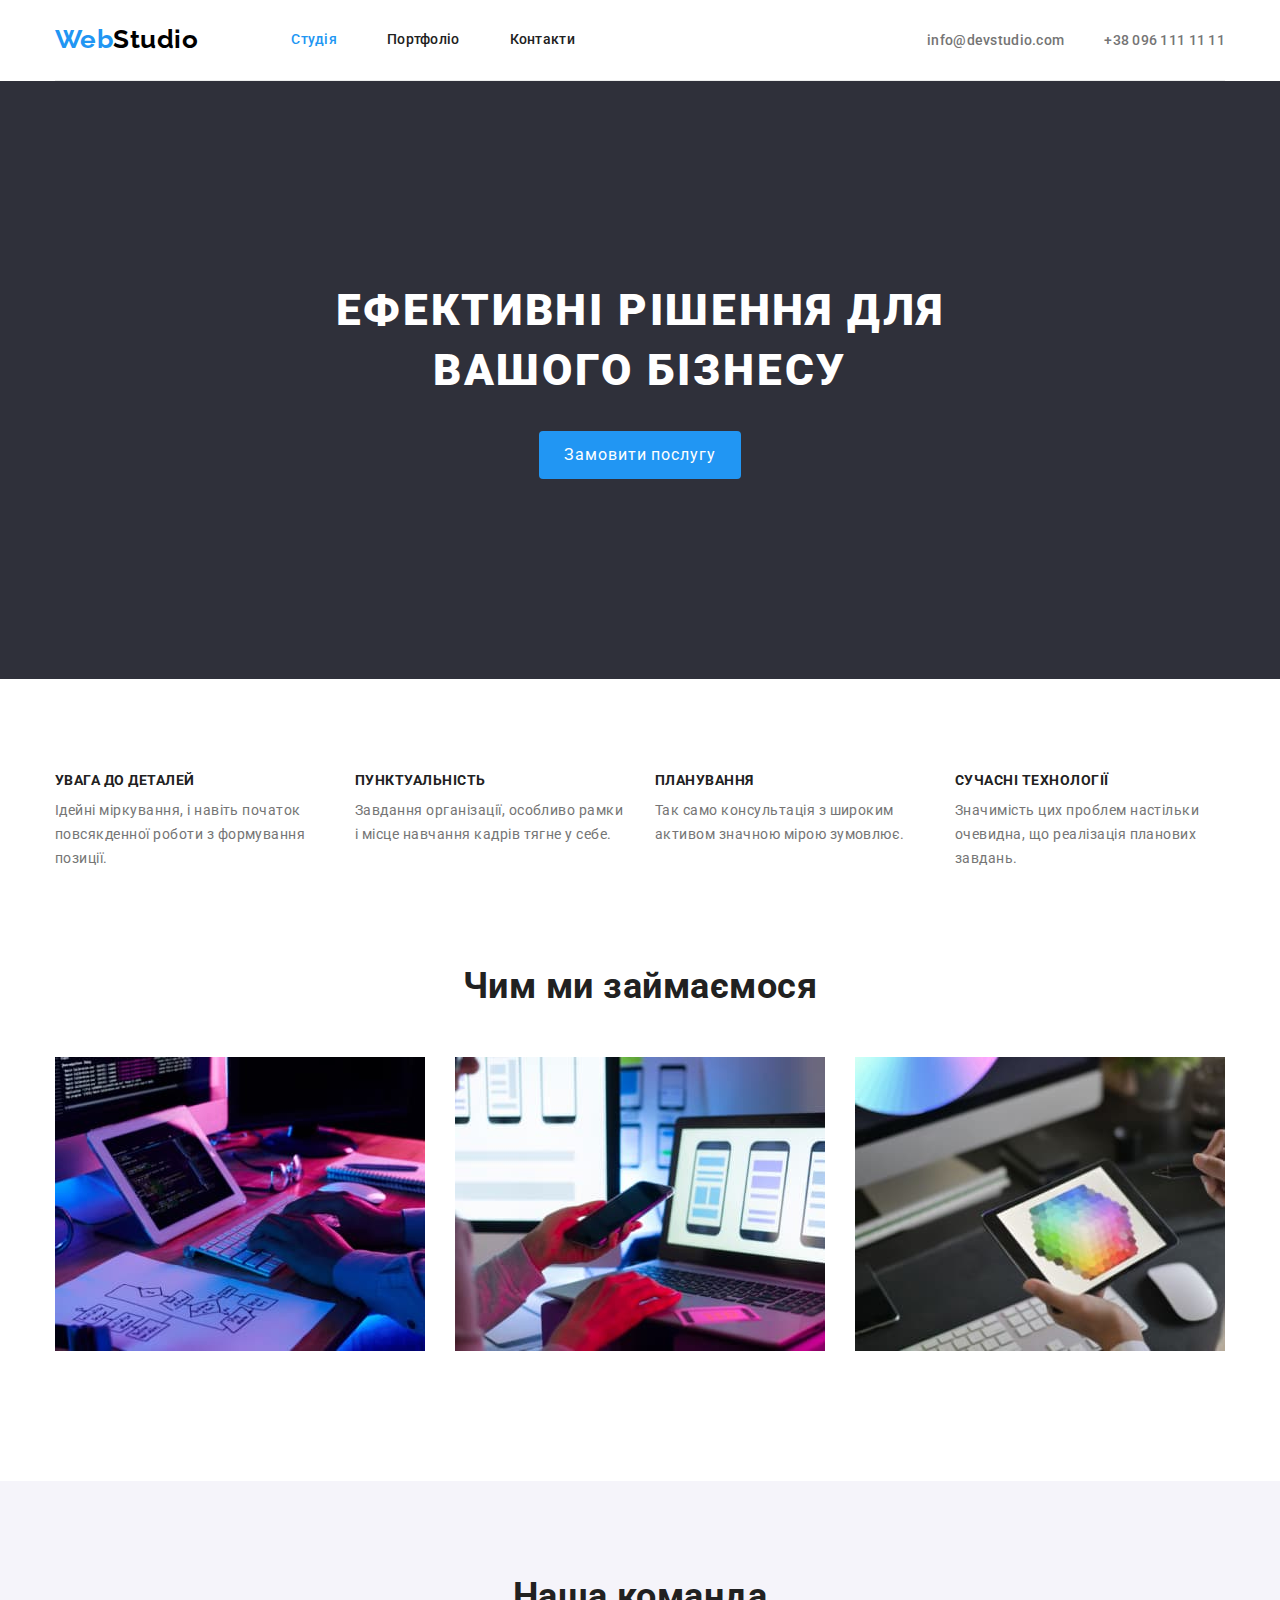
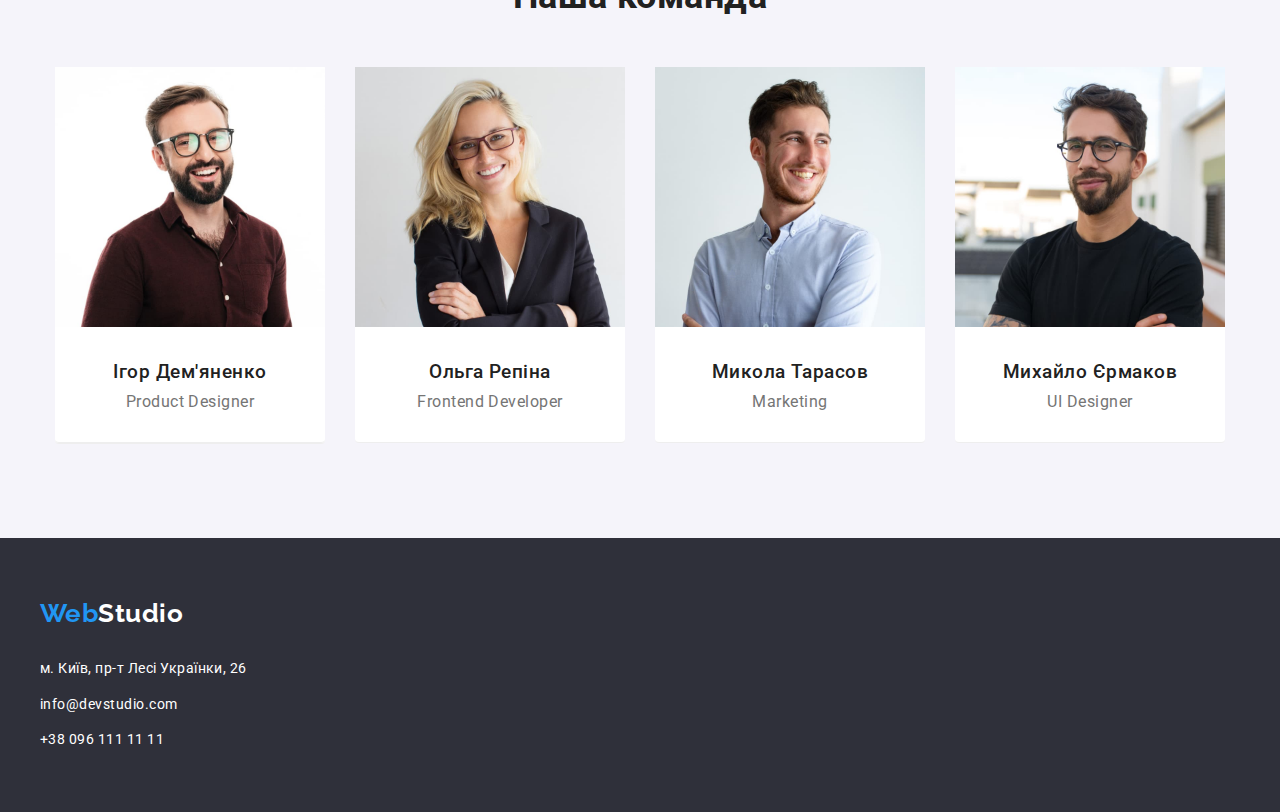
<file: index.html>
<!DOCTYPE html>
<html lang="uk">
  <head>
    <meta charset="UTF-8" />
    <meta http-equiv="X-UA-Compatible" content="IE=edge" />
    <meta name="viewport" content="width=device-width, initial-scale=1.0" />
    <title>Document</title>
    <link rel="preconnect" href="https://fonts.googleapis.com" />
    <link rel="preconnect" href="https://fonts.gstatic.com" crossorigin />
    <link
      href="https://fonts.googleapis.com/css2?family=Raleway:wght@700&family=Roboto:wght@400;500;700;900&display=swap"
      rel="stylesheet"
    />
    <link
      rel="stylesheet"
      href="https://cdnjs.cloudflare.com/ajax/libs/modern-normalize/1.1.0/modern-normalize.min.css"
    />
    <link rel="stylesheet" href="./css/styles.css" />
  </head>
  <body>
    <div class="container">
      <header class="page-header">
        <a href="#" class="logo"><span>Web</span>Studio</a>
        <nav>
          <ul class="site-nav list">
            <li class="item"><a href="#" class="link current">Студія</a></li>
            <li class="item"><a href="./portfolio.html" class="link">Портфоліо</a></li>
            <li class="item"><a href="#" class="link">Контакти</a></li>
          </ul>
        </nav>
        <ul class="contacts-list list">
          <li class="contacts-item">
            <a href="mailto:info@devstudio.com" class="contacts">info@devstudio.com</a>
          </li>
          <li class="contacts-item">
            <a href="tel:+380961111111" class="contacts">+38 096 111 11 11</a>
          </li>
        </ul>
      </header>
    </div>
    <main>
      <section class="hero section">
        <h1 class="hero-title">Ефективні рішення для вашого бізнесу</h1>
        <button type="button" class="button">Замовити послугу</button>
      </section>
      <section class="section advantadges">
        <div class="container">
          <h2 hidden>Переваги</h2>
          <ul class="list advantadges">
            <li class="item-advantadges">
              <h3 class="section-subtitle">Увага до деталей</h3>
              <p class="section-text">
                Ідейні міркування, і навіть початок повсякденної роботи з формування позиції.
              </p>
            </li>
            <li class="item-advantadges">
              <h3 class="section-subtitle">Пунктуальність</h3>
              <p class="section-text">
                Завдання організації, особливо рамки і місце навчання кадрів тягне у себе.
              </p>
            </li>
            <li class="item-advantadges">
              <h3 class="section-subtitle">Планування</h3>
              <p class="section-text">
                Так само консультація з широким активом значною мірою зумовлює.
              </p>
            </li>
            <li class="item-advantadges">
              <h3 class="section-subtitle">Сучасні технології</h3>
              <p class="section-text">
                Значимість цих проблем настільки очевидна, що реалізація планових завдань.
              </p>
            </li>
          </ul>
        </div>
      </section>
      <section class="section activity">
        <div class="container">
          <h2 class="section-title">Чим ми займаємося</h2>
          <ul class="list images">
            <li class="item-images">
              <img src="./images/img1.jpg" alt="Руки на клавіатурі" width="370" height="294" />
            </li>
            <li class="item-images">
              <img src="./images/img2.jpg" alt="Відкритий ноутбук" width="370" height="294" />
            </li>
            <li class="item-images">
              <img src="./images/img3.jpg" alt="Планшет в руці" width="370" height="294" />
            </li>
          </ul>
        </div>
      </section>
      <section class="section section-team">
        <div class="container">
          <h2 class="section-title">Наша команда</h2>
          <ul class="list team">
            <li class="team">
              <img src="./images/photo1.jpg" alt="Фото Ігор Дем'яненко" width="270" />
              <div class="team-content">
              <h3 class="team-member">Ігор Дем'яненко</h3>
              <p class="member-descr">Product Designer</p>
            </div>
            </li>
            <li class="team">
              <img src="./images/photo2.jpg" alt="Фото Ольга Репіна" width="270" />
              <div class="team-content">
              <h3 class="team-member">Ольга Репіна</h3>
              <p class="member-descr">Frontend Developer</p>
            </div>
            </li>
            <li class="team">
              <img src="./images/photo3.jpg" alt="Фото Микола Тарасов" width="270" />
              <div class="team-content">
              <h3 class="team-member">Микола Тарасов</h3>
              <p class="member-descr">Marketing</p>
            </div>
            </li>
            <li class="team">
              <img src="./images/photo4.jpg" alt="Фото Михайло Єрмаков" width="270" />
              <div class="team-content">
              <h3 class="team-member">Михайло Єрмаков</h3>
              <p class="member-descr">UI Designer</p>
            </div>
            </li>
          </ul>
        </div>
      </section>
    </main>
    <footer class="footer">
      <div class="footer container">
        <a href="#" class="logo"><span>Web</span>Studio</a>
        <address>
          <ul class="footer list">
            <li class="footer-item">
              <a
                href="https://www.google.gr/maps/place/Lesi+Ukrainky+Blvd,+26,+Kyiv,+Ukraine,+02000/@50.4265841,30.5361971,17z/data=!3m1!4b1!4m5!3m4!1s0x40d4cf0e033ecbe9:0x57a4dffefec77da0!8m2!3d50.4265807!4d30.5383858?hl=en-GB"
                target="_blank"
                rel="noreferrer noopener"
                class="address"
                >м. Київ, пр-т Лесі Українки, 26</a
              >
            </li>
            <li class="footer-item">
              <a href="mailto:info@devstudio.com" class="address">info@devstudio.com</a>
            </li>
            <li class="footer-item">
              <a href="tel:+380961111111" class="address">+38 096 111 11 11</a>
            </li>
          </ul>
        </address>
      </div>
    </footer>
  </body>
</html>
</file>
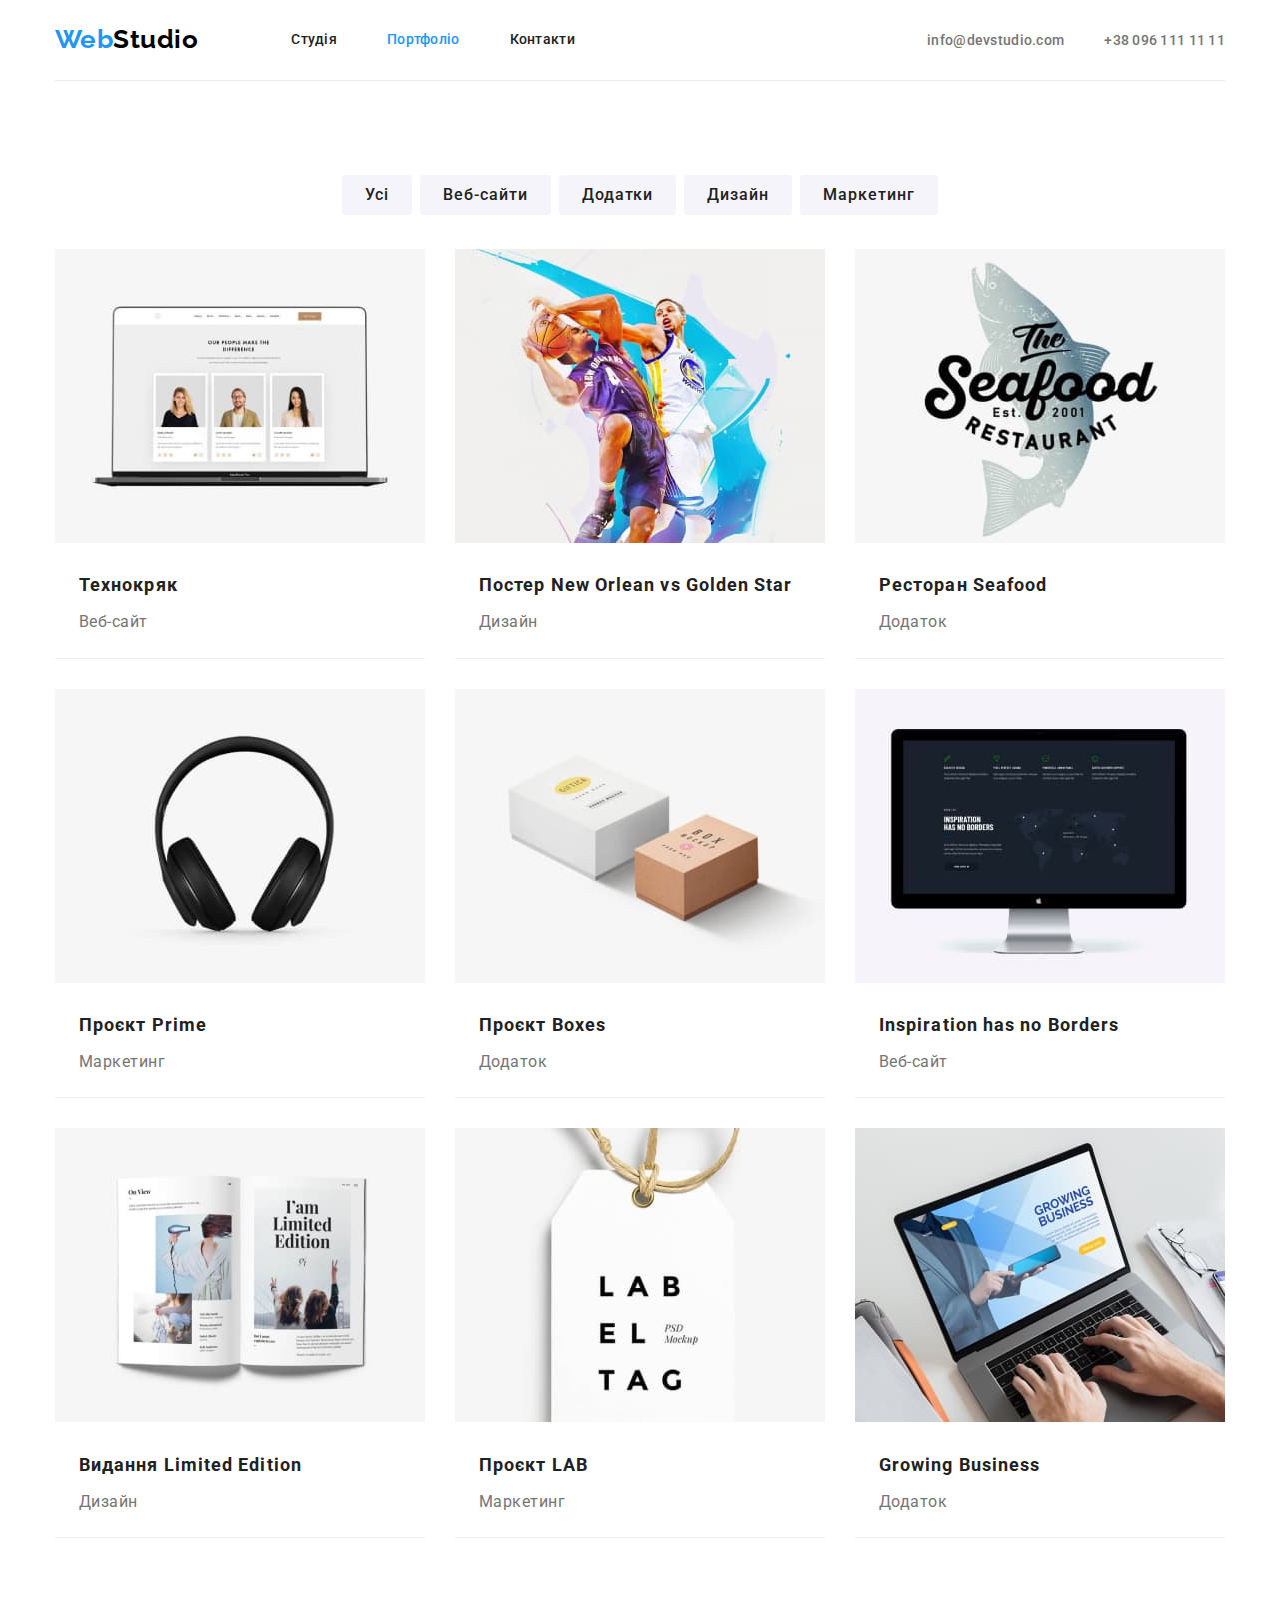
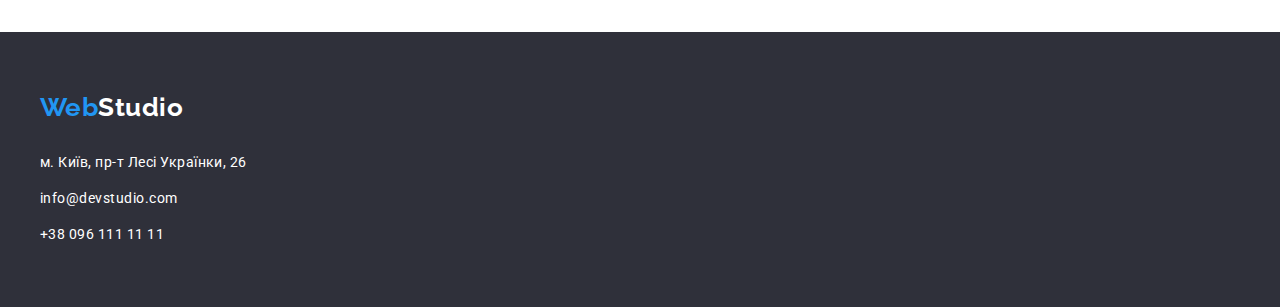
<file: portfolio.html>
<!DOCTYPE html>
<html lang="uk">
  <head>
    <meta charset="UTF-8" />
    <meta http-equiv="X-UA-Compatible" content="IE=edge" />
    <meta name="viewport" content="width=device-width, initial-scale=1.0" />
    <title>Document</title>
    <link rel="preconnect" href="https://fonts.googleapis.com" />
    <link rel="preconnect" href="https://fonts.gstatic.com" crossorigin />
    <link
      href="https://fonts.googleapis.com/css2?family=Raleway:wght@700&family=Roboto:wght@400;500;700;900&display=swap"
      rel="stylesheet"
    />
    <link
      rel="stylesheet"
      href="https://cdnjs.cloudflare.com/ajax/libs/modern-normalize/1.1.0/modern-normalize.min.css"
    />
    <link rel="stylesheet" href="./css/styles.css" />
  </head>
  <body>
    <div class="container">
      <header class="page-header">
        <a href="#" class="logo"><span>Web</span>Studio</a>
        <nav>
          <ul class="site-nav list">
            <li class="item"><a href="./index.html" class="link">Студія</a></li>
            <li class="item"><a href="#" class="link current">Портфоліо</a></li>
            <li class="item"><a href="#" class="link">Контакти</a></li>
          </ul>
        </nav>
        <ul class="contacts-list list">
          <li class="contacts-item">
            <a href="mailto:info@devstudio.com" class="contacts">info@devstudio.com</a>
          </li>
          <li class="contacts-item">
            <a href="tel:+380961111111" class="contacts">+38 096 111 11 11</a>
          </li>
        </ul>
      </header>
    </div>
    <main>
      <section class="section filter">
        <div class="container">
          <ul class="filter list">
            <li><button type="button" class="button filter">Усі</button></li>
            <li><button type="button" class="button filter">Веб-сайти</button></li>
            <li><button type="button" class="button filter">Додатки</button></li>
            <li><button type="button" class="button filter">Дизайн</button></li>
            <li><button type="button" class="button filter">Маркетинг</button></li>
          </ul>
        </div>
        <div class="container">
          <ul class="filter-set list">
            <li class="filter-item">
              <img src="./images/laptop.jpg" alt="Ноутбук" width="370" height="294" />
              <div class="filter-content">
                <h3 class="filter title">Технокряк</h3>
                <p class="filter text">Веб-сайт</p>
              </div>
            </li>

            <li class="filter-item">
              <img
                src="./images/basketb.jpg"
                alt="Постер з баскетболістами"
                width="370"
                height="294"
              />
              <div class="filter-content">
                <h3 class="filter title">Постер New Orlean vs Golden Star</h3>
                <p class="filter text">Дизайн</p>
              </div>
            </li>

            <li class="filter-item">
              <img src="./images/seafood.jpg" alt="Ресторан Seafood" width="370" height="294" />

              <div class="filter-content">
                <h3 class="filter title">Ресторан Seafood</h3>
                <p class="filter text">Додаток</p>
              </div>
            </li>

            <li class="filter-item">
              <img src="./images/headph.jpg" alt="Навушники" width="370" height="294" />
              <div class="filter-content">
                <h3 class="filter title">Проєкт Prime</h3>
                <p class="filter text">Маркетинг</p>
              </div>
            </li>

            <li class="filter-item">
              <img src="./images/boxes.jpg" alt="Коробки" width="370" height="294" />
              <div class="filter-content">
                <h3 class="filter title">Проєкт Boxes</h3>
                <p class="filter text">Додаток</p>
              </div>
            </li>

            <li class="filter-item">
              <img src="./images/display.jpg" alt="Дисплей" width="370" height="294" />
              <div class="filter-content">
                <h3 class="filter title">Inspiration has no Borders</h3>
                <p class="filter text">Веб-сайт</p>
              </div>
            </li>

            <li class="filter-item">
              <img src="./images/edition.jpg" alt="Журнал" width="370" height="294" />
              <div class="filter-content">
                <h3 class="filter title">Видання Limited Edition</h3>
                <p class="filter text">Дизайн</p>
              </div>
            </li>

            <li class="filter-item">
              <img
                src="./images/lab.jpg"
                alt="Картка з латинськими літерами"
                width="370"
                height="294"
              />
              <div class="filter-content">
                <h3 class="filter title">Проєкт LAB</h3>
                <p class="filter text">Маркетинг</p>
              </div>
            </li>

            <li class="filter-item">
              <img
                src="./images/grbus.jpg"
                alt="Руки на клавіатурі ноутбука"
                width="370"
                height="294"
              />
              <div class="filter-content">
                <h3 class="filter title">Growing Business</h3>
                <p class="filter text">Додаток</p>
              </div>
            </li>
          </ul>
        </div>
      </section>
    </main>
    <footer class="footer">
      <div class="footer container">
        <a href="#" class="logo"><span>Web</span>Studio</a>
        <address>
          <ul class="footer list">
            <li class="footer-item">
              <a
                href="https://www.google.gr/maps/place/Lesi+Ukrainky+Blvd,+26,+Kyiv,+Ukraine,+02000/@50.4265841,30.5361971,17z/data=!3m1!4b1!4m5!3m4!1s0x40d4cf0e033ecbe9:0x57a4dffefec77da0!8m2!3d50.4265807!4d30.5383858?hl=en-GB"
                target="_blank"
                rel="noreferrer noopener"
                class="address"
                >м. Київ, пр-т Лесі Українки, 26</a
              >
            </li>
            <li class="footer-item">
              <a href="mailto:info@devstudio.com" class="address">info@devstudio.com</a>
            </li>
            <li class="footer-item">
              <a href="tel:+380961111111" class="address">+38 096 111 11 11</a>
            </li>
          </ul>
        </address>
      </div>
    </footer>
  </body>
</html>
</file>
<file: css/styles.css>
/* колір заголовків  #212121  */
/* акцент #212121 */
/* колір абзаців #757575 */
/* біли колір тексту #FFFFFF */
/* колір акцент #2196F3 */
/* колір лого-1 #2196F3 */
/* колір лого-2  #000000 */
/* колір лого бордер #000000 */
/* колір фону #F5F5F5 */
/* вторічний колір фону #2F303A */
/* колір бордеру у хедері #ECECEC */
/*  */

:root {
    --title-color: #212121;
    --text-color: #757575;
    --accent-color: #2196F3;
    --logo-color: #000000;
    --primary-bcg-color: #F5F5F5;
    --secondary-bcg-color: #2F303A;
    --third-bcg-color: #F5F4FA;
    --primary-white-color: #FFFFFF;
    --border-color: #ECECEC;
    --border-cards-color: #EEEEEE;

}
body {
    font-family: 'Roboto', sans-serif;
    color: var(--text-color);
    letter-spacing: 0.03em;
}
.list {
    list-style: none;
    margin: 0;
    padding: 0;
}
h1,
h2,
h3,
h4,
h5,
h6,
p {
    margin: 0;
}

.container {
    margin-left: auto;
    margin-right: auto;
    width: 1200px;
    padding-left: 15px;
    padding-right: 15px;
}
.page-header {
    display: flex;
    align-items: center;
    border-bottom: 1px solid var(--border-color);
}
.logo {
    padding-top: 24px;
    padding-bottom: 25px;
    color: var(--logo-color);
    font-family: 'Raleway', sans-serif;
    font-weight: 700;
    font-size: 26px;
    line-height: 1.2;
    text-decoration: none;
}
.logo span {
    color: var(--accent-color);
}

.site-nav {
    display: flex;
    margin-left: 93px;
}
.site-nav .item + .item {
    margin-left: 50px;
}
.site-nav .link {
    display: block;
    padding-top: 10px;
    padding-bottom: 10px;

    color: var(--title-color);
    font-weight: 500;
    font-size: 14px;
    line-height: 1.14;
    letter-spacing: 0.02em;
    text-decoration: none;
}
.site-nav .link.current {
    color: var(--accent-color);
}
.site-nav .link:hover,
.site-nav .link:focus {
    color: var(--accent-color);
}
.contacts-list {
    display: flex;
    margin-left: auto;
       }
 .contacts-item .contacts:last-child {
    margin-left: 40px;
}
.contacts {
    font-weight: 500;
    font-size: 14px;
    line-height: 1.14;
    letter-spacing: 0.02em;
    text-decoration: none;
    color: var(--text-color); 
}
.contacts:hover,
.contacts:focus {
    color: var(--accent-color);
}
.section {
    padding: 94px 0;
}

/* герой */

.hero {
        background-color: var(--secondary-bcg-color);
        text-align: center;
        padding: 200px 0;
}
.hero-title{
    margin: 0 auto 30px;
    max-width: 696px;
    color: var(--primary-white-color);
    font-weight: 900;
    font-size: 44px;
    line-height: 1.36;
    text-align: center;
    letter-spacing: 0.06em;
    text-transform: uppercase;
    }
.button {
    padding: 0;
    background-color: var(--accent-color);
    color: var(--primary-white-color);
    font-size: 16px;
    line-height: 1.9;
    letter-spacing: 0.06em;
    text-align: center;
    cursor: pointer;
    border-radius: 4px;
    border: 1px solid transparent;
}
.hero .button {
    display: inline-block;
    min-width: 200px;
    padding: 8px 24px;
}
/* переваги */

.list.advantadges {
    display: flex;
    gap: 30px;
}
.item-advantadges {
    width: 270px;
}
/* секція діяльність */

.section.activity {
    padding-top: 0;
}
.section-title {
    font-size: 36px;
    line-height: 1.17;
    text-align: center;
    color: var(--title-color);
}
.section-subtitle {
    font-size: 14px;
    line-height: 1.14;
    text-transform: uppercase;
    color: var(--title-color);
}
.section-text {
    margin-top: 10px;
    font-size: 14px;
    line-height: 1.7;
    }
.list.images {
    display: flex;
    margin-top: 50px;
    gap: 30px;
}
.item-images {
    width: 370px;
   }

.section-team {
    margin-top: 32px;
    background-color: var(--third-bcg-color);
    font-size: 16px;
    line-height: 1.19;
    letter-spacing: 0.03em;

    }
.list.team {
    display: flex;
    margin-top: 50px;
    text-align: center;
    gap: 30px;
}
.team {
    width: 270px;
    background-color: var(--primary-white-color);
    border-bottom: 1px solid var(--border-cards-color);
    border-radius: 0 0 4px 4px;
}
.team-member {
    color: var(--title-color);
    font-weight: 500;  
    margin-bottom: 9px; 
}
.team-content {
    padding: 30px 10px;
}

.team-member {
    font-weight: 500;
}
.footer {
    background-color: var(--secondary-bcg-color);
    } 
.footer.container {
    padding: 60px 0;
    }
.footer .logo {
    color: var(--primary-white-color);
}
.footer.list {
    margin-top: 28px;
}
.footer-item {
    margin-top: 12px;
}
.footer-item:first-child {
    margin-top: 0;
}
.address {
    font-size: 14px;
    font-style: normal;
    line-height: 1.7;
    color: var(--primary-white-color);
    text-decoration: none;
}
.address:hover,
.address:focus {
    color: var(--accent-color);
}
/* portfolio */
.filter.list {
    margin-bottom: 34px;
    display: flex;
    justify-content: center;
    gap: 8px;
}
.button.filter {
    background-color: var(--third-bcg-color);
    color: var(--title-color);
    padding: 6px 22px;
    font-weight: 500;
    font-size: 16px;
    line-height: 1.6;
}
.button:hover,
.button:focus {
    background-color: var(--accent-color);
    color: var(--primary-white-color);
}

.filter {
    background-color: var(--primary-white-color);
}

.filter-set {
    display: flex;
    flex-wrap: wrap;
    gap: 30px;
}
.filter-item  {
    flex-basis: calc((100% - 60px)/3);
    border-bottom: 1px solid var(--border-cards-color);
}

.filter.title {
    font-size: 18px;
    line-height: 2;
    letter-spacing: 0.06em;
    color: var(--title-color);
}
.filter.text {
    margin-top: 4px;
    font-size: 16px;
    line-height: 1.9;
}
.filter-content {
    padding: 20px 24px;
}
</file>
